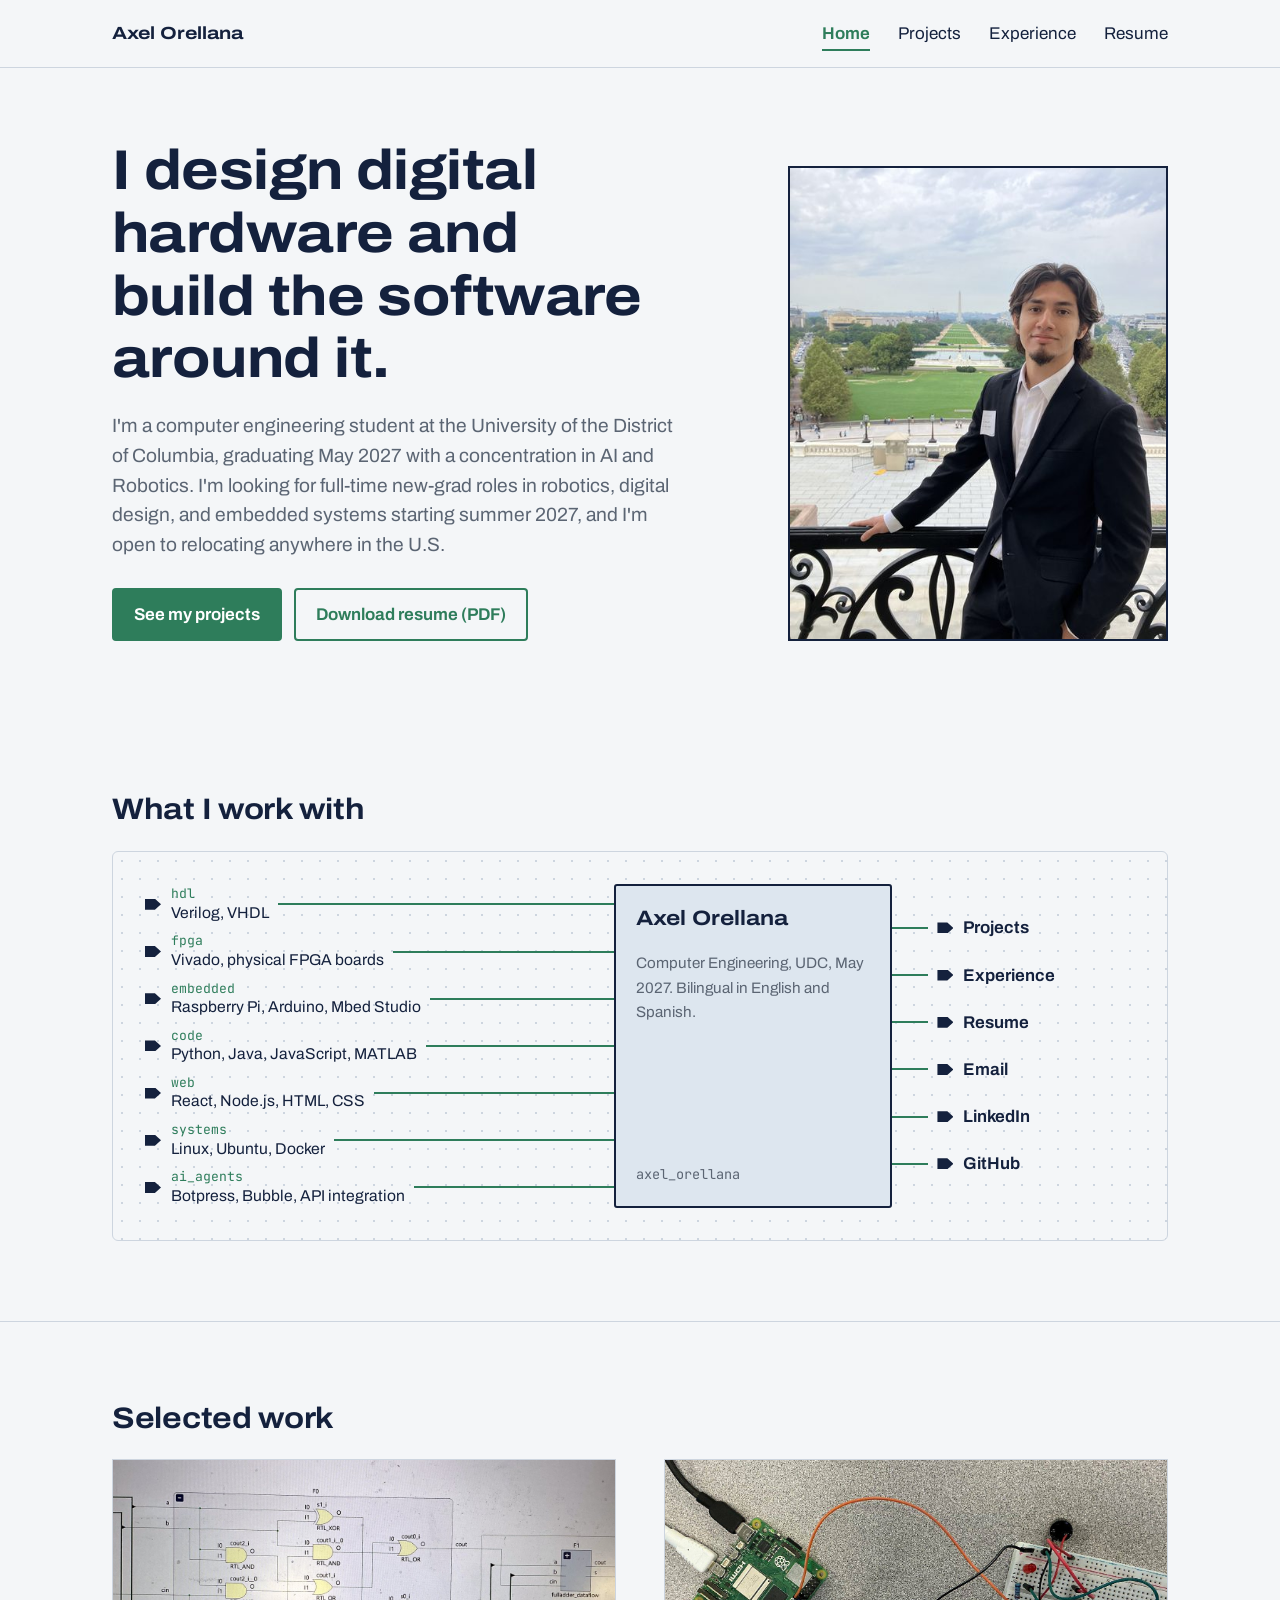
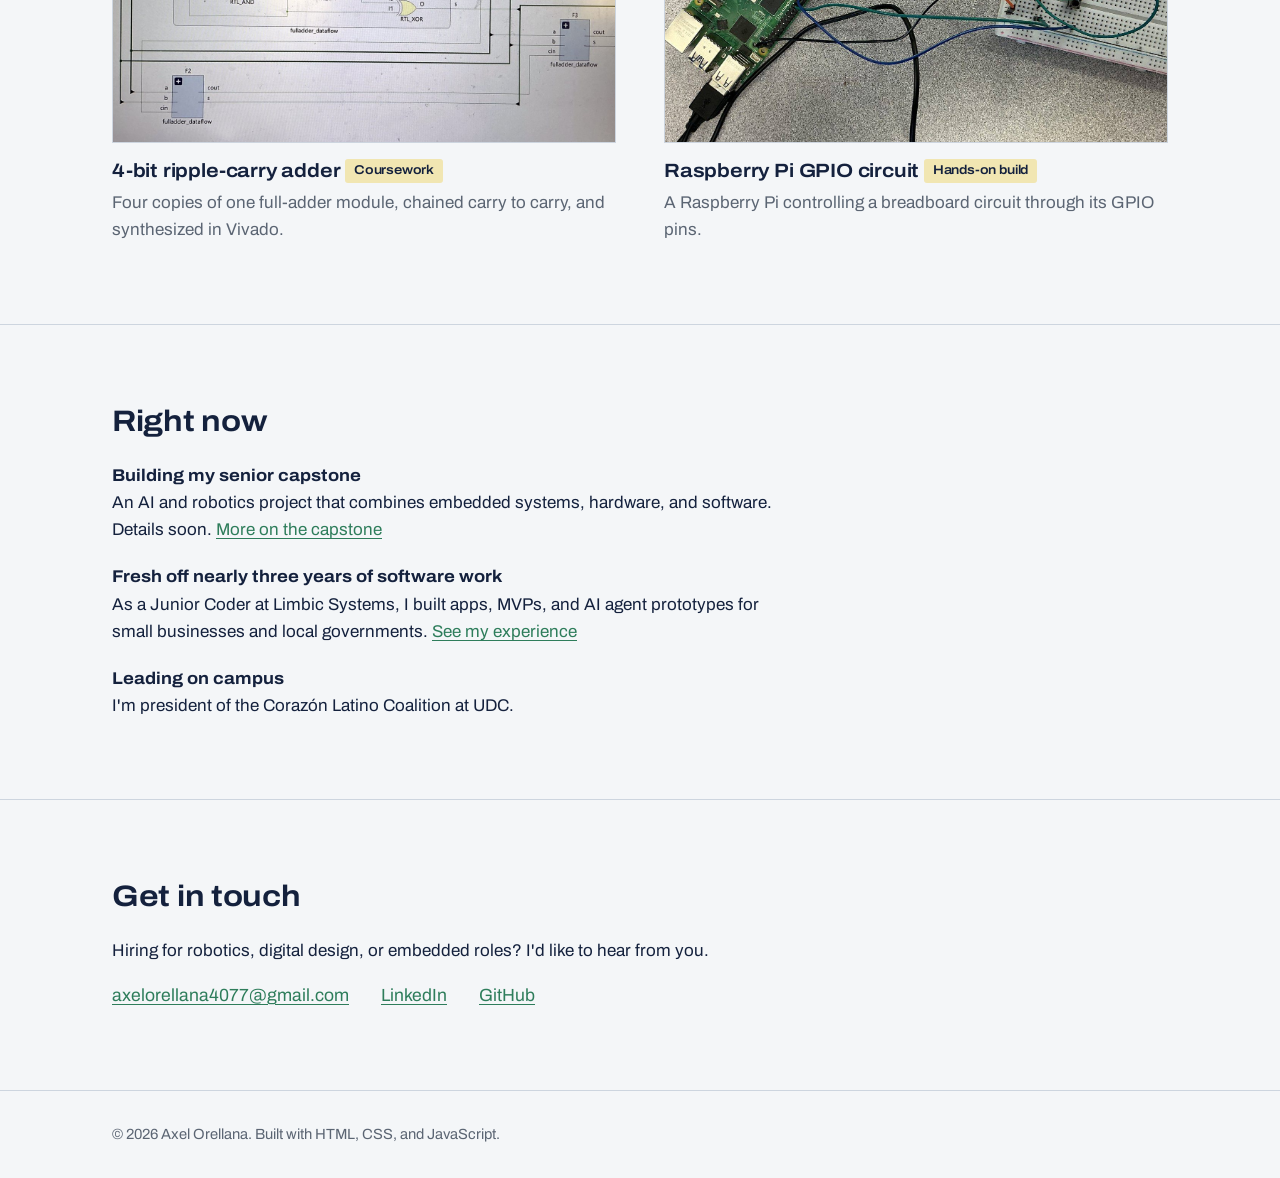
<file: index.html>
<!DOCTYPE html>
<html lang="en">
<head>
  <meta charset="UTF-8">
  <meta name="viewport" content="width=device-width, initial-scale=1">
  <title>Axel Orellana | Computer Engineering, Robotics and Digital Design</title>
  <meta name="description" content="Axel Orellana is a computer engineering student at UDC (May 2027) working in digital design, FPGAs, embedded systems, and AI agents. Seeking new-grad roles starting summer 2027.">
  <meta property="og:title" content="Axel Orellana">
  <meta property="og:description" content="Computer engineering student building digital hardware and the software around it.">
  <meta property="og:image" content="assets/img/og-image.jpg">
  <link rel="icon" href="assets/img/favicon.svg" type="image/svg+xml">
  <link rel="preload" href="assets/fonts/archivo-variable.woff2" as="font" type="font/woff2" crossorigin>
  <link rel="stylesheet" href="css/style.css">
</head>
<body>
  <a class="skip-link" href="#main">Skip to content</a>

  <header class="site-header">
    <div class="wrap header-inner">
      <a class="brand" href="index.html">Axel Orellana</a>
      <button class="nav-toggle" type="button" aria-expanded="false" aria-controls="site-nav">Menu</button>
      <nav id="site-nav" class="site-nav" aria-label="Main">
        <a href="index.html" aria-current="page">Home</a>
        <a href="projects.html">Projects</a>
        <a href="experience.html">Experience</a>
        <a href="assets/Axel_Orellana_Resume.pdf">Resume</a>
      </nav>
    </div>
  </header>

  <main id="main">
    <section class="hero">
      <div class="wrap hero-grid">
        <div>
          <h1>I design digital hardware and build the software around it.</h1>
          <p class="lead">
            I'm a computer engineering student at the University of the District of Columbia,
            graduating May 2027 with a concentration in AI and Robotics. I'm looking for
            full-time new-grad roles in robotics, digital design, and embedded systems starting
            summer 2027, and I'm open to relocating anywhere in the U.S.
          </p>
          <div class="button-row">
            <a class="button" href="projects.html">See my projects</a>
            <a class="button ghost" href="assets/Axel_Orellana_Resume.pdf">Download resume (PDF)</a>
          </div>
        </div>
        <figure class="hero-photo">
          <img src="assets/img/axel-orellana.jpg"
               srcset="assets/img/axel-orellana-sm.jpg 480w, assets/img/axel-orellana.jpg 900w"
               sizes="(min-width: 820px) 380px, 90vw"
               width="900" height="1125"
               alt="Axel Orellana in a dark suit on a balcony overlooking the National Mall and the Washington Monument">
        </figure>
      </div>
    </section>

    <section class="section" aria-labelledby="skills-title">
      <div class="wrap">
        <h2 id="skills-title">What I work with</h2>
        <figure class="module" aria-label="Skills drawn as a hardware module: skills are the inputs, links to the rest of the site are the outputs">
          <ul class="ports ports-in">
            <li class="port"><span class="port-text"><span class="sig">hdl</span><span class="val">Verilog, VHDL</span></span></li>
            <li class="port"><span class="port-text"><span class="sig">fpga</span><span class="val">Vivado, physical FPGA boards</span></span></li>
            <li class="port"><span class="port-text"><span class="sig">embedded</span><span class="val">Raspberry Pi, Arduino, Mbed Studio</span></span></li>
            <li class="port"><span class="port-text"><span class="sig">code</span><span class="val">Python, Java, JavaScript, MATLAB</span></span></li>
            <li class="port"><span class="port-text"><span class="sig">web</span><span class="val">React, Node.js, HTML, CSS</span></span></li>
            <li class="port"><span class="port-text"><span class="sig">systems</span><span class="val">Linux, Ubuntu, Docker</span></span></li>
            <li class="port"><span class="port-text"><span class="sig">ai_agents</span><span class="val">Botpress, Bubble, API integration</span></span></li>
          </ul>

          <div class="block">
            <div>
              <p class="block-title">Axel Orellana</p>
              <p class="block-note">Computer Engineering, UDC, May 2027. Bilingual in English and Spanish.</p>
            </div>
            <span class="block-name">axel_orellana</span>
          </div>

          <ul class="ports ports-out">
            <li class="port"><a href="projects.html">Projects</a></li>
            <li class="port"><a href="experience.html">Experience</a></li>
            <li class="port"><a href="assets/Axel_Orellana_Resume.pdf">Resume</a></li>
            <li class="port"><a href="mailto:axelorellana4077@gmail.com">Email</a></li>
            <li class="port"><a href="https://www.linkedin.com/in/axelorellana" rel="noopener">LinkedIn</a></li>
            <li class="port"><a href="https://github.com/Axel-Orellana-dev" rel="noopener">GitHub</a></li>
          </ul>
        </figure>
      </div>
    </section>

    <section class="section" aria-labelledby="work-title">
      <div class="wrap">
        <h2 id="work-title">Selected work</h2>
        <div class="work-grid">
          <article class="work">
            <figure>
              <img src="assets/img/ripple-carry-adder-schematic.jpg" width="1600" height="740" loading="lazy"
                   alt="Vivado RTL schematic of a 4-bit ripple-carry adder made of four full-adder blocks">
            </figure>
            <h3><a href="projects.html#ripple-carry-adder">4-bit ripple-carry adder</a> <span class="tag">Coursework</span></h3>
            <p>Four copies of one full-adder module, chained carry to carry, and synthesized in Vivado.</p>
          </article>
          <article class="work">
            <figure>
              <img src="assets/img/raspberry-pi-build.jpg" width="1600" height="791" loading="lazy"
                   alt="A Raspberry Pi wired to a breadboard circuit with an LED and a buzzer">
            </figure>
            <h3><a href="projects.html#raspberry-pi">Raspberry Pi GPIO circuit</a> <span class="tag">Hands-on build</span></h3>
            <p>A Raspberry Pi controlling a breadboard circuit through its GPIO pins.</p>
          </article>
        </div>
      </div>
    </section>

    <section class="section" aria-labelledby="now-title">
      <div class="wrap">
        <h2 id="now-title">Right now</h2>
        <ul class="now-list">
          <li>
            <strong>Building my senior capstone</strong>
            An AI and robotics project that combines embedded systems, hardware, and software.
            Details soon. <a href="projects.html#capstone">More on the capstone</a>
          </li>
          <li>
            <strong>Fresh off nearly three years of software work</strong>
            As a Junior Coder at Limbic Systems, I built apps, MVPs, and AI agent prototypes for small
            businesses and local governments. <a href="experience.html">See my experience</a>
          </li>
          <li>
            <strong>Leading on campus</strong>
            I'm president of the Corazón Latino Coalition at UDC.
          </li>
        </ul>
      </div>
    </section>

    <section class="section" aria-labelledby="contact-title">
      <div class="wrap">
        <h2 id="contact-title">Get in touch</h2>
        <p>Hiring for robotics, digital design, or embedded roles? I'd like to hear from you.</p>
        <ul class="contact-list">
          <li><a href="mailto:axelorellana4077@gmail.com">axelorellana4077@gmail.com</a></li>
          <li><a href="https://www.linkedin.com/in/axelorellana" rel="noopener">LinkedIn</a></li>
          <li><a href="https://github.com/Axel-Orellana-dev" rel="noopener">GitHub</a></li>
        </ul>
      </div>
    </section>
  </main>

  <footer class="site-footer">
    <div class="wrap">
      <p>&copy; <span class="js-year">2026</span> Axel Orellana. Built with HTML, CSS, and JavaScript.</p>
    </div>
  </footer>

  <script src="js/main.js"></script>
</body>
</html>
</file>
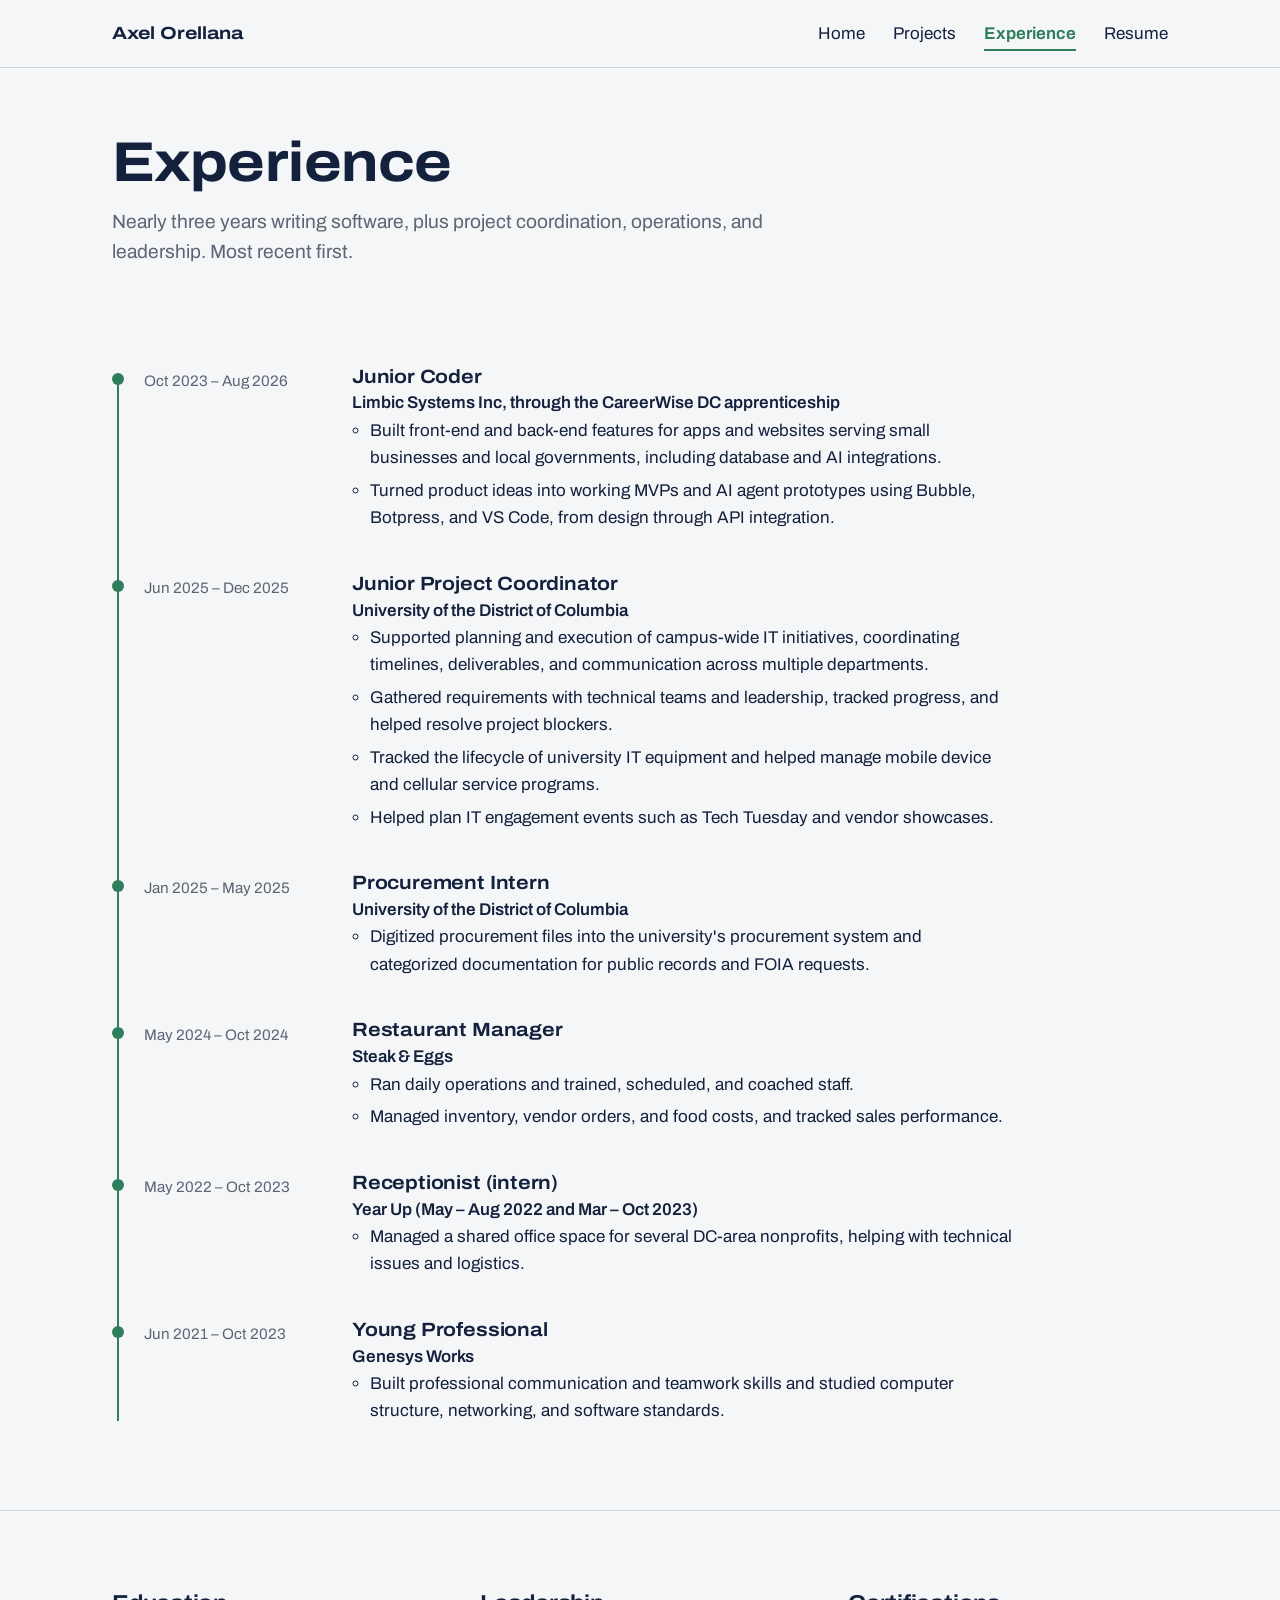
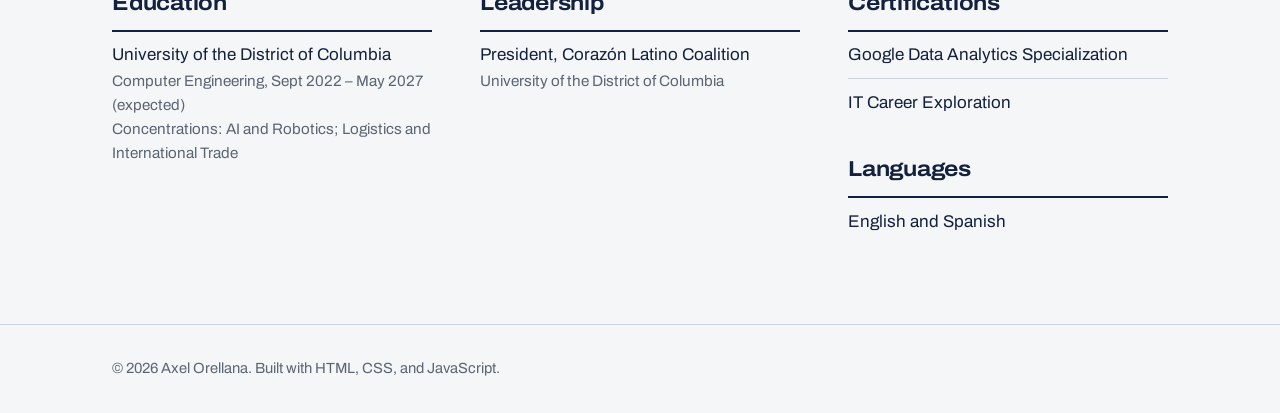
<file: experience.html>
<!DOCTYPE html>
<html lang="en">
<head>
  <meta charset="UTF-8">
  <meta name="viewport" content="width=device-width, initial-scale=1">
  <title>Experience | Axel Orellana</title>
  <meta name="description" content="Experience, education, leadership, and certifications for Axel Orellana, computer engineering student at UDC.">
  <link rel="icon" href="assets/img/favicon.svg" type="image/svg+xml">
  <link rel="preload" href="assets/fonts/archivo-variable.woff2" as="font" type="font/woff2" crossorigin>
  <link rel="stylesheet" href="css/style.css">
</head>
<body>
  <a class="skip-link" href="#main">Skip to content</a>

  <header class="site-header">
    <div class="wrap header-inner">
      <a class="brand" href="index.html">Axel Orellana</a>
      <button class="nav-toggle" type="button" aria-expanded="false" aria-controls="site-nav">Menu</button>
      <nav id="site-nav" class="site-nav" aria-label="Main">
        <a href="index.html">Home</a>
        <a href="projects.html">Projects</a>
        <a href="experience.html" aria-current="page">Experience</a>
        <a href="assets/Axel_Orellana_Resume.pdf">Resume</a>
      </nav>
    </div>
  </header>

  <main id="main">
    <div class="wrap page-head">
      <h1>Experience</h1>
      <p class="lead">
        Nearly three years writing software, plus project coordination, operations, and leadership.
        Most recent first.
      </p>
    </div>

    <section class="section" aria-labelledby="work-history">
      <div class="wrap">
        <h2 id="work-history" class="visually-hidden">Work history</h2>
        <ol class="timeline">
          <li>
            <p class="when">Oct 2023 – Aug 2026</p>
            <div class="entry">
              <h3 class="role">Junior Coder</h3>
              <p class="org">Limbic Systems Inc, through the CareerWise DC apprenticeship</p>
              <ul>
                <li>Built front-end and back-end features for apps and websites serving small businesses and local governments, including database and AI integrations.</li>
                <li>Turned product ideas into working MVPs and AI agent prototypes using Bubble, Botpress, and VS Code, from design through API integration.</li>
              </ul>
            </div>
          </li>
          <li>
            <p class="when">Jun 2025 – Dec 2025</p>
            <div class="entry">
              <h3 class="role">Junior Project Coordinator</h3>
              <p class="org">University of the District of Columbia</p>
              <ul>
                <li>Supported planning and execution of campus-wide IT initiatives, coordinating timelines, deliverables, and communication across multiple departments.</li>
                <li>Gathered requirements with technical teams and leadership, tracked progress, and helped resolve project blockers.</li>
                <li>Tracked the lifecycle of university IT equipment and helped manage mobile device and cellular service programs.</li>
                <li>Helped plan IT engagement events such as Tech Tuesday and vendor showcases.</li>
              </ul>
            </div>
          </li>
          <li>
            <p class="when">Jan 2025 – May 2025</p>
            <div class="entry">
              <h3 class="role">Procurement Intern</h3>
              <p class="org">University of the District of Columbia</p>
              <ul>
                <li>Digitized procurement files into the university's procurement system and categorized documentation for public records and FOIA requests.</li>
              </ul>
            </div>
          </li>
          <li>
            <p class="when">May 2024 – Oct 2024</p>
            <div class="entry">
              <h3 class="role">Restaurant Manager</h3>
              <p class="org">Steak &amp; Eggs</p>
              <ul>
                <li>Ran daily operations and trained, scheduled, and coached staff.</li>
                <li>Managed inventory, vendor orders, and food costs, and tracked sales performance.</li>
              </ul>
            </div>
          </li>
          <li>
            <p class="when">May 2022 – Oct 2023</p>
            <div class="entry">
              <h3 class="role">Receptionist (intern)</h3>
              <p class="org">Year Up (May – Aug 2022 and Mar – Oct 2023)</p>
              <ul>
                <li>Managed a shared office space for several DC-area nonprofits, helping with technical issues and logistics.</li>
              </ul>
            </div>
          </li>
          <li>
            <p class="when">Jun 2021 – Oct 2023</p>
            <div class="entry">
              <h3 class="role">Young Professional</h3>
              <p class="org">Genesys Works</p>
              <ul>
                <li>Built professional communication and teamwork skills and studied computer structure, networking, and software standards.</li>
              </ul>
            </div>
          </li>
        </ol>
      </div>
    </section>

    <section class="section">
      <div class="wrap split">
        <div>
          <h2>Education</h2>
          <ul class="plain-list">
            <li>University of the District of Columbia
              <span>Computer Engineering, Sept 2022 – May 2027 (expected)</span>
              <span>Concentrations: AI and Robotics; Logistics and International Trade</span>
            </li>
          </ul>
        </div>
        <div>
          <h2>Leadership</h2>
          <ul class="plain-list">
            <li>President, Corazón Latino Coalition
              <span>University of the District of Columbia</span>
            </li>
          </ul>
        </div>
        <div>
          <h2>Certifications</h2>
          <ul class="plain-list">
            <li>Google Data Analytics Specialization</li>
            <li>IT Career Exploration</li>
          </ul>
          <h2 class="spaced">Languages</h2>
          <ul class="plain-list">
            <li>English and Spanish</li>
          </ul>
        </div>
      </div>
    </section>
  </main>

  <footer class="site-footer">
    <div class="wrap">
      <p>&copy; <span class="js-year">2026</span> Axel Orellana. Built with HTML, CSS, and JavaScript.</p>
    </div>
  </footer>

  <script src="js/main.js"></script>
</body>
</html>
</file>
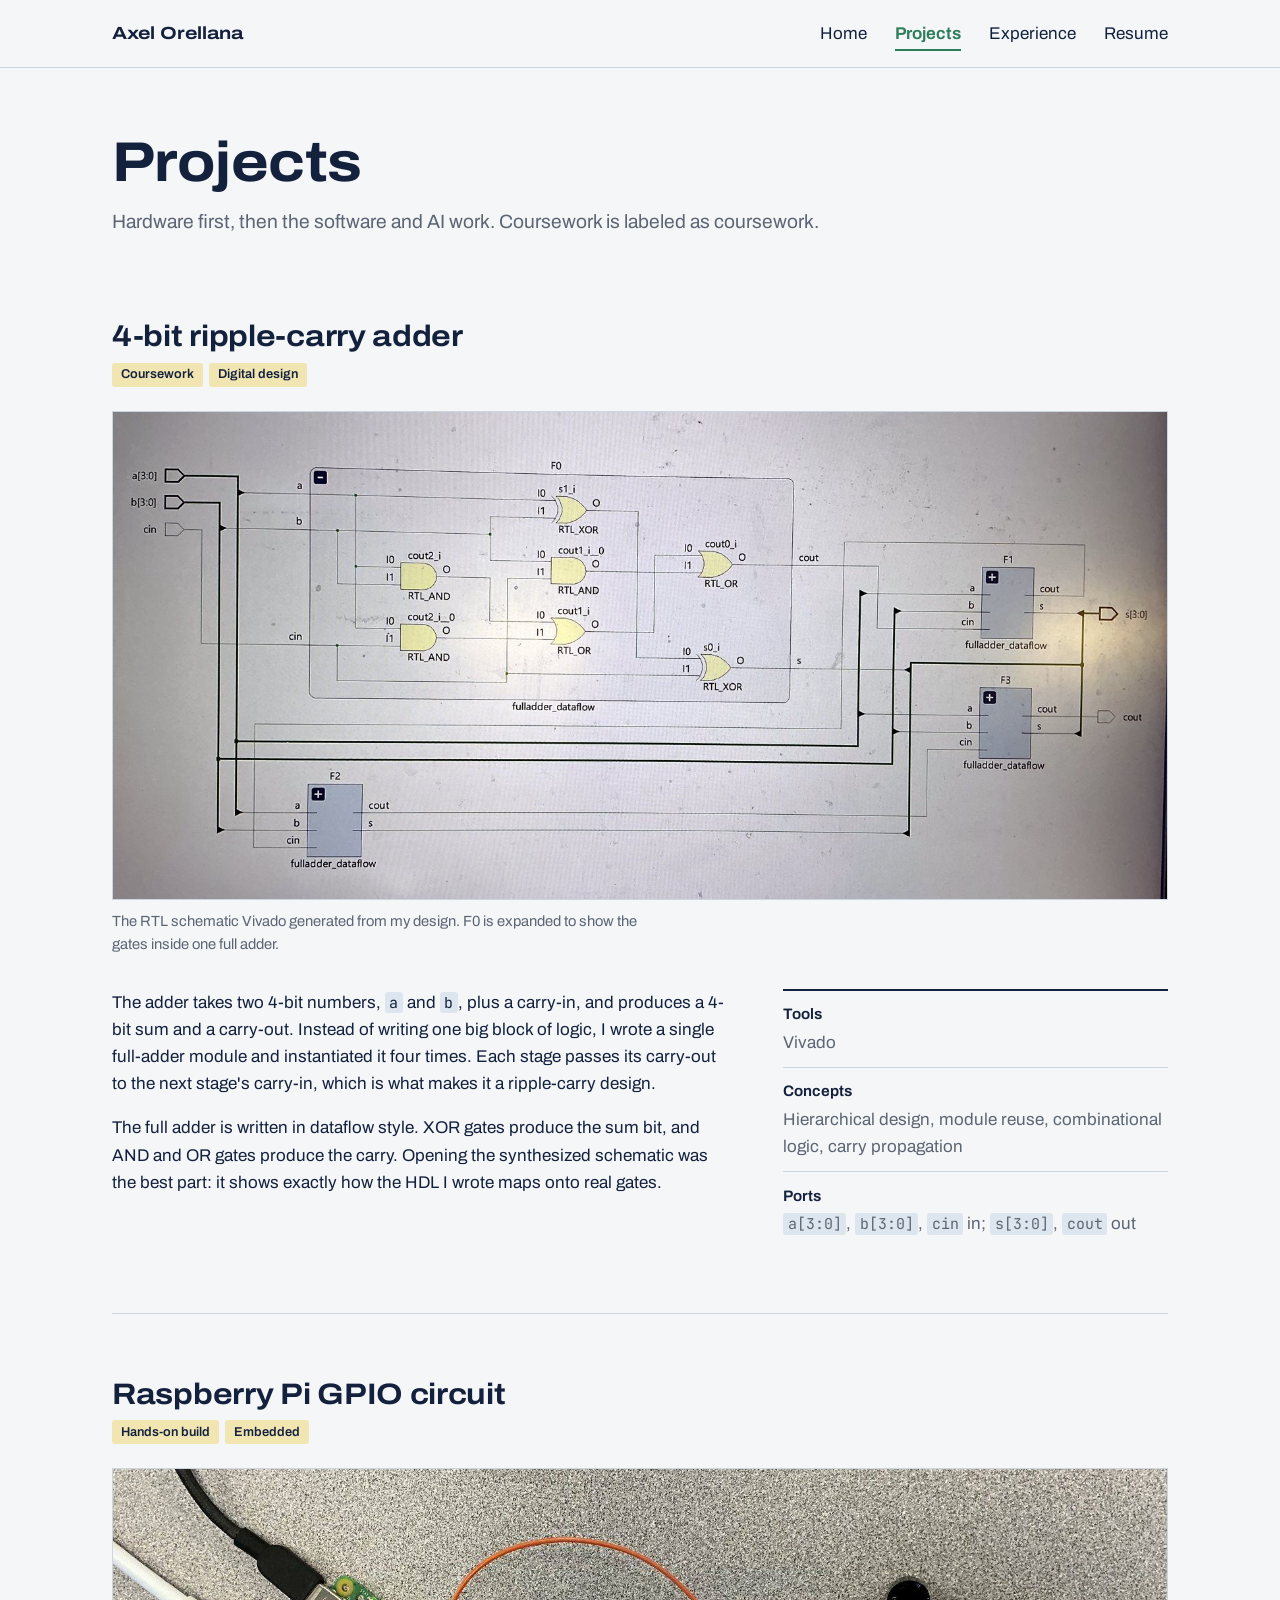
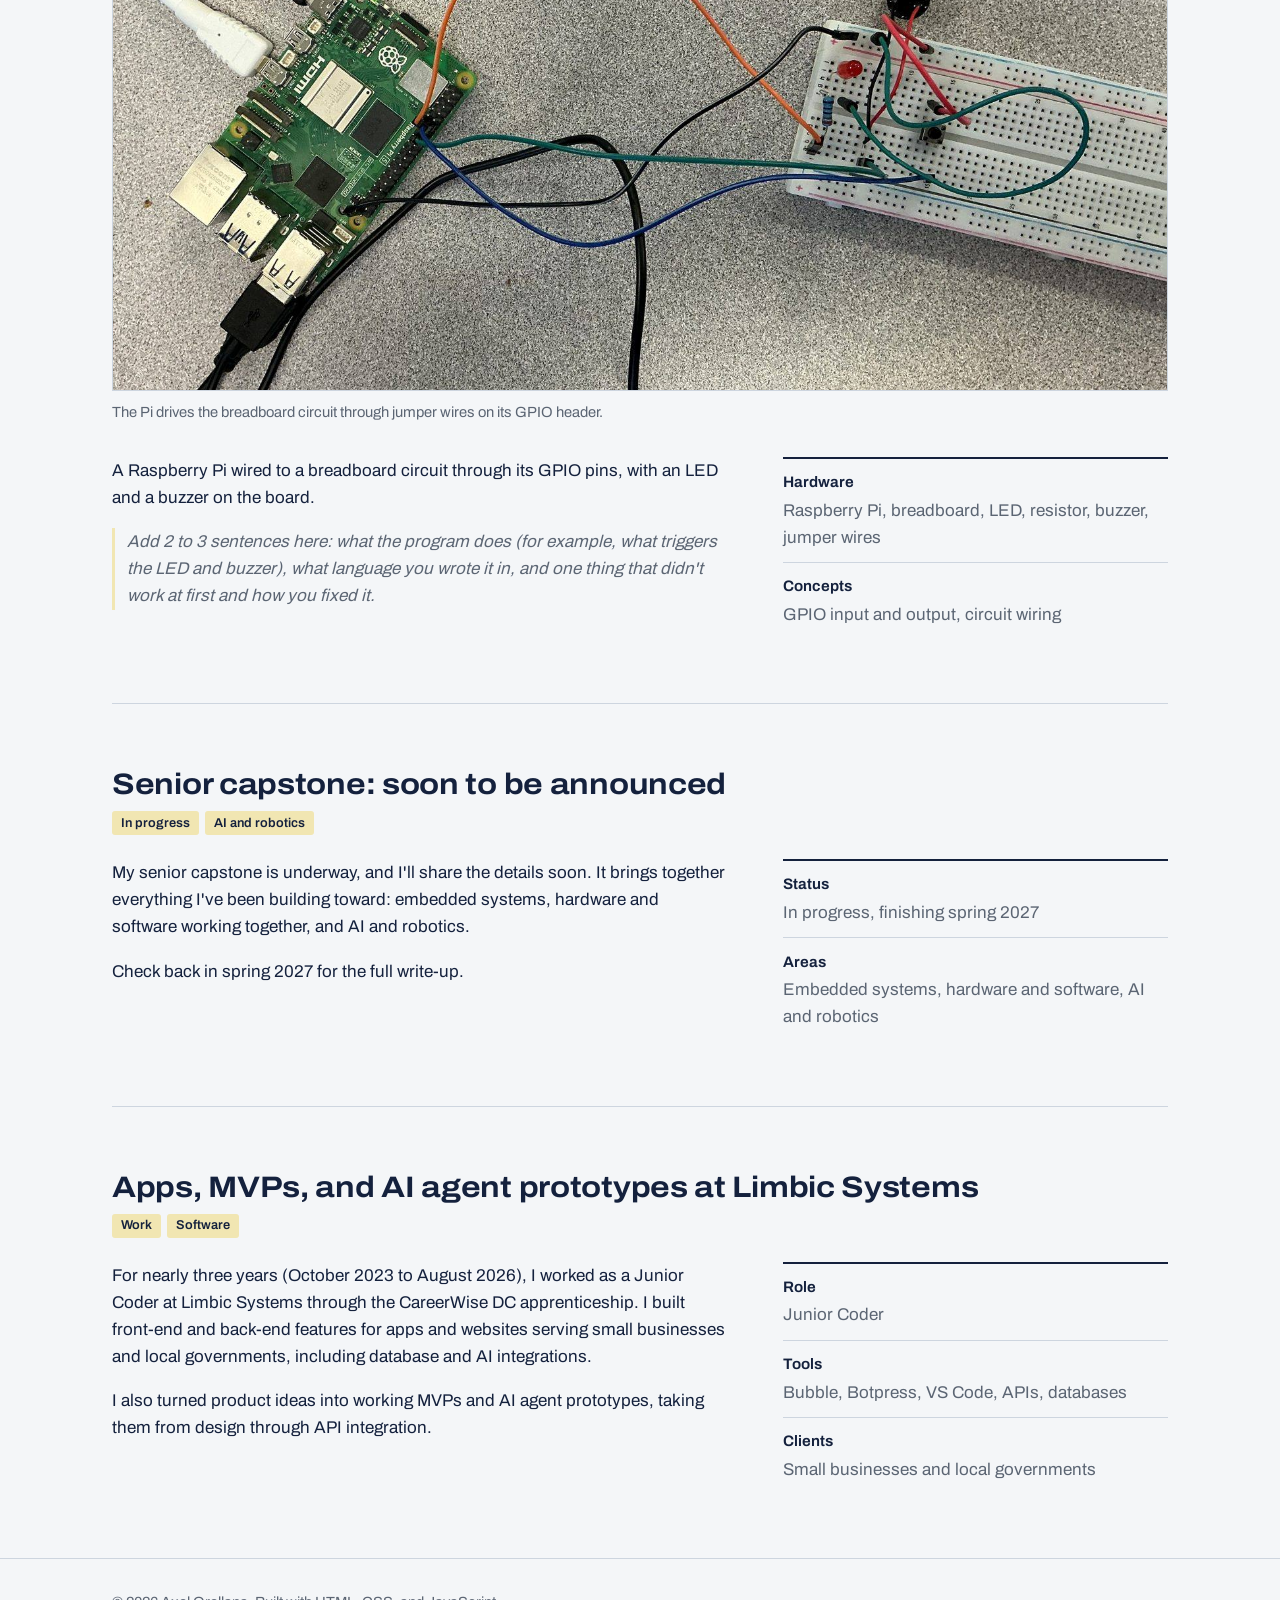
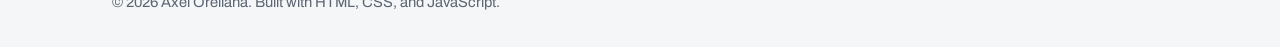
<file: projects.html>
<!DOCTYPE html>
<html lang="en">
<head>
  <meta charset="UTF-8">
  <meta name="viewport" content="width=device-width, initial-scale=1">
  <title>Projects | Axel Orellana</title>
  <meta name="description" content="Projects by Axel Orellana: digital design in Vivado, Raspberry Pi hardware, AI agent prototypes, and an upcoming AI and robotics capstone.">
  <link rel="icon" href="assets/img/favicon.svg" type="image/svg+xml">
  <link rel="preload" href="assets/fonts/archivo-variable.woff2" as="font" type="font/woff2" crossorigin>
  <link rel="stylesheet" href="css/style.css">
</head>
<body>
  <a class="skip-link" href="#main">Skip to content</a>

  <header class="site-header">
    <div class="wrap header-inner">
      <a class="brand" href="index.html">Axel Orellana</a>
      <button class="nav-toggle" type="button" aria-expanded="false" aria-controls="site-nav">Menu</button>
      <nav id="site-nav" class="site-nav" aria-label="Main">
        <a href="index.html">Home</a>
        <a href="projects.html" aria-current="page">Projects</a>
        <a href="experience.html">Experience</a>
        <a href="assets/Axel_Orellana_Resume.pdf">Resume</a>
      </nav>
    </div>
  </header>

  <main id="main">
    <div class="wrap page-head">
      <h1>Projects</h1>
      <p class="lead">Hardware first, then the software and AI work. Coursework is labeled as coursework.</p>
    </div>

    <div class="wrap">

      <!-- ============ Project: ripple-carry adder ============ -->
      <article class="project" id="ripple-carry-adder">
        <header class="project-head">
          <h2>4-bit ripple-carry adder</h2>
          <div class="tags"><span class="tag">Coursework</span><span class="tag">Digital design</span></div>
        </header>

        <figure class="figure">
          <img src="assets/img/ripple-carry-adder-schematic.jpg" width="1600" height="740" loading="lazy"
               alt="Vivado RTL schematic. Inputs a[3:0], b[3:0], and cin feed four full-adder blocks labeled F0 to F3. F0 is expanded to show its XOR, AND, and OR gates. Outputs are s[3:0] and cout.">
          <figcaption>The RTL schematic Vivado generated from my design. F0 is expanded to show the gates inside one full adder.</figcaption>
        </figure>

        <div class="project-body">
          <div>
            <p>
              The adder takes two 4-bit numbers, <code>a</code> and <code>b</code>, plus a carry-in, and
              produces a 4-bit sum and a carry-out. Instead of writing one big block of logic, I wrote a single
              full-adder module and instantiated it four times. Each stage passes its carry-out to the next
              stage's carry-in, which is what makes it a ripple-carry design.
            </p>
            <p>
              The full adder is written in dataflow style. XOR gates produce the sum bit, and AND and OR gates
              produce the carry. Opening the synthesized schematic was the best part: it shows exactly how the
              HDL I wrote maps onto real gates.
            </p>
            <!-- TODO: add 1 to 2 sentences on how you tested it (testbench, simulation waveform, or running it on the board). -->
          </div>
          <dl class="facts">
            <div><dt>Tools</dt><dd>Vivado <!-- TODO: add Verilog or VHDL, whichever you used --></dd></div>
            <div><dt>Concepts</dt><dd>Hierarchical design, module reuse, combinational logic, carry propagation</dd></div>
            <div><dt>Ports</dt><dd><code>a[3:0]</code>, <code>b[3:0]</code>, <code>cin</code> in; <code>s[3:0]</code>, <code>cout</code> out</dd></div>
            <!-- TODO: link the code once it's on GitHub:
            <div><dt>Code</dt><dd><a href="https://github.com/Axel-Orellana-dev/REPO">View on GitHub</a></dd></div> -->
          </dl>
        </div>
      </article>

      <!-- ============ Project: Raspberry Pi ============ -->
      <article class="project" id="raspberry-pi">
        <header class="project-head">
          <h2>Raspberry Pi GPIO circuit</h2>
          <div class="tags"><span class="tag">Hands-on build</span><span class="tag">Embedded</span></div>
        </header>

        <figure class="figure">
          <img src="assets/img/raspberry-pi-build.jpg" width="1600" height="791" loading="lazy"
               alt="A Raspberry Pi connected by jumper wires from its GPIO header to a breadboard holding an LED, a resistor, and a buzzer">
          <figcaption>The Pi drives the breadboard circuit through jumper wires on its GPIO header.</figcaption>
        </figure>

        <div class="project-body">
          <div>
            <p>
              A Raspberry Pi wired to a breadboard circuit through its GPIO pins, with an LED and a buzzer
              on the board.
            </p>
            <p class="todo">
              Add 2 to 3 sentences here: what the program does (for example, what triggers the LED and buzzer),
              what language you wrote it in, and one thing that didn't work at first and how you fixed it.
            </p>
          </div>
          <dl class="facts">
            <div><dt>Hardware</dt><dd>Raspberry Pi, breadboard, LED, resistor, buzzer, jumper wires</dd></div>
            <div><dt>Concepts</dt><dd>GPIO input and output, circuit wiring</dd></div>
            <!-- TODO: add Language (likely Python) and a Code link once confirmed -->
          </dl>
        </div>
      </article>

      <!-- ============ Project: capstone ============ -->
      <article class="project" id="capstone">
        <header class="project-head">
          <h2>Senior capstone: soon to be announced</h2>
          <div class="tags"><span class="tag">In progress</span><span class="tag">AI and robotics</span></div>
        </header>

        <div class="project-body">
          <div>
            <p>
              My senior capstone is underway, and I'll share the details soon. It brings together
              everything I've been building toward: embedded systems, hardware and software working
              together, and AI and robotics.
            </p>
            <p>Check back in spring 2027 for the full write-up.</p>
          </div>
          <dl class="facts">
            <div><dt>Status</dt><dd>In progress, finishing spring 2027</dd></div>
            <div><dt>Areas</dt><dd>Embedded systems, hardware and software, AI and robotics</dd></div>
          </dl>
        </div>
      </article>

      <!-- ============ Project: Limbic Systems ============ -->
      <article class="project" id="limbic">
        <header class="project-head">
          <h2>Apps, MVPs, and AI agent prototypes at Limbic Systems</h2>
          <div class="tags"><span class="tag">Work</span><span class="tag">Software</span></div>
        </header>

        <div class="project-body">
          <div>
            <p>
              For nearly three years (October 2023 to August 2026), I worked as a Junior Coder at Limbic Systems
              through the CareerWise DC apprenticeship. I built front-end and back-end features for apps and
              websites serving small businesses and local governments, including database and AI integrations.
            </p>
            <p>
              I also turned product ideas into working MVPs and AI agent prototypes, taking them from design
              through API integration.
            </p>
            <!-- TODO: add one non-confidential example (what an agent did, who it helped) with no client names. -->
          </div>
          <dl class="facts">
            <div><dt>Role</dt><dd>Junior Coder</dd></div>
            <div><dt>Tools</dt><dd>Bubble, Botpress, VS Code, APIs, databases</dd></div>
            <div><dt>Clients</dt><dd>Small businesses and local governments</dd></div>
          </dl>
        </div>
      </article>

      <!--
        TEMPLATE: copy this block to add a project. Label coursework as coursework.

      <article class="project" id="short-id">
        <header class="project-head">
          <h2>Project name</h2>
          <div class="tags"><span class="tag">Coursework</span></div>
        </header>
        <figure class="figure">
          <img src="assets/img/your-image.jpg" width="1600" height="900" loading="lazy" alt="Describe what the image shows">
          <figcaption>One sentence about the image.</figcaption>
        </figure>
        <div class="project-body">
          <div><p>The problem, what you built, and what you learned.</p></div>
          <dl class="facts">
            <div><dt>Tools</dt><dd>...</dd></div>
            <div><dt>Code</dt><dd><a href="https://github.com/Axel-Orellana-dev/REPO">View on GitHub</a></dd></div>
          </dl>
        </div>
      </article>
      -->
    </div>
  </main>

  <footer class="site-footer">
    <div class="wrap">
      <p>&copy; <span class="js-year">2026</span> Axel Orellana. Built with HTML, CSS, and JavaScript.</p>
    </div>
  </footer>

  <script src="js/main.js"></script>
</body>
</html>
</file>
<file: css/style.css>
/* =========================================================
   Axel Orellana — personal site
   Visual idea: an RTL schematic. Navy ink on cool paper,
   green nets, pale gate-yellow highlights.
   ========================================================= */

/* ---------- Fonts (self-hosted, SIL Open Font License) ---------- */
@font-face {
  font-family: "Archivo";
  src: url("../assets/fonts/archivo-variable.woff2") format("woff2-variations"),
       url("../assets/fonts/archivo-variable.woff2") format("woff2");
  font-weight: 100 900;
  font-stretch: 62% 125%;
  font-display: swap;
}
@font-face {
  font-family: "JetBrains Mono";
  src: url("../assets/fonts/jetbrains-mono.woff2") format("woff2");
  font-weight: 400;
  font-display: swap;
}

/* ---------- Design tokens ---------- */
:root {
  --paper: #f4f6f8;   /* schematic canvas */
  --ink:   #14213d;   /* main text, block outlines */
  --net:   #2e7d5b;   /* wires, links, accents */
  --gate:  #f1e6b2;   /* tags and highlights */
  --slate: #5b6573;   /* secondary text */
  --rule:  #cdd5df;   /* thin lines */
  --block: #dde6ef;   /* module fill */
  --on-net: #ffffff;

  --sans: "Archivo", system-ui, -apple-system, "Segoe UI", Roboto, sans-serif;
  --mono: "JetBrains Mono", ui-monospace, SFMono-Regular, Menlo, Consolas, monospace;

  --wide: 1120px;
  --measure: 66ch;
  --gutter: clamp(1rem, 4vw, 2rem);
}

@media (prefers-color-scheme: dark) {
  :root {
    --paper: #0e1726;
    --ink:   #e6ecf3;
    --net:   #63c792;
    --gate:  #4a4423;
    --slate: #9aa8b8;
    --rule:  #26344a;
    --block: #1a2840;
    --on-net: #0e1726;
  }
}

/* ---------- Base ---------- */
*, *::before, *::after { box-sizing: border-box; }

html { -webkit-text-size-adjust: 100%; }

body {
  margin: 0;
  background: var(--paper);
  color: var(--ink);
  font-family: var(--sans);
  font-size: 1.0625rem;     /* 17px */
  line-height: 1.6;
  font-stretch: 100%;
}

img { display: block; max-width: 100%; height: auto; }

a { color: var(--net); text-underline-offset: 0.18em; text-decoration-thickness: 1px; }
a:hover { text-decoration-thickness: 2px; }

:focus-visible {
  outline: 3px solid var(--net);
  outline-offset: 3px;
  border-radius: 2px;
}

h1, h2, h3 {
  margin: 0;
  font-stretch: 112%;
  line-height: 1.12;
  letter-spacing: -0.01em;
}
h1 { font-size: clamp(2.1rem, 5.2vw, 3.5rem); font-weight: 720; }
h2 { font-size: clamp(1.45rem, 2.6vw, 1.85rem); font-weight: 680; }
h3 { font-size: 1.2rem; font-weight: 650; }

p { margin: 0 0 1em; max-width: var(--measure); }

.wrap {
  max-width: var(--wide);
  margin: 0 auto;
  padding: 0 var(--gutter);
}

.skip-link {
  position: absolute;
  left: -999px;
  top: 0.5rem;
  z-index: 20;
  background: var(--ink);
  color: var(--paper);
  padding: 0.5rem 1rem;
}
.skip-link:focus { left: 0.5rem; }

/* ---------- Header ---------- */
.site-header {
  border-bottom: 1px solid var(--rule);
}
.header-inner {
  display: flex;
  align-items: center;
  justify-content: space-between;
  flex-wrap: wrap;
  gap: 0.5rem 1.5rem;
  padding-block: 1rem;
}
.brand {
  color: var(--ink);
  text-decoration: none;
  font-weight: 700;
  font-stretch: 118%;
  font-size: 1.1rem;
}
.nav-toggle {
  font: inherit;
  font-size: 0.95rem;
  color: var(--ink);
  background: none;
  border: 1px solid var(--rule);
  border-radius: 4px;
  padding: 0.3rem 0.8rem;
  cursor: pointer;
}
.site-nav {
  display: none;
  flex-basis: 100%;
  flex-direction: column;
}
.site-nav.is-open { display: flex; }
.site-nav a {
  color: var(--ink);
  text-decoration: none;
  padding: 0.55rem 0;
  border-top: 1px solid var(--rule);
}
.site-nav a[aria-current="page"] {
  color: var(--net);
  font-weight: 650;
}

@media (min-width: 720px) {
  .nav-toggle { display: none; }
  .site-nav {
    display: flex;
    flex-basis: auto;
    flex-direction: row;
    gap: 1.75rem;
  }
  .site-nav a { border-top: 0; padding: 0.25rem 0; }
  .site-nav a[aria-current="page"] {
    box-shadow: inset 0 -2px 0 var(--net);
  }
}

/* ---------- Page sections ---------- */
main { display: block; }

.section { padding-block: clamp(3rem, 7vw, 5rem); }
.section + .section { border-top: 1px solid var(--rule); }
.section > .wrap > h2 { margin-bottom: 1.5rem; }

.page-head { padding-block: clamp(2.5rem, 6vw, 4rem) 0; }
.page-head h1 { margin-bottom: 0.75rem; }

.lead {
  font-size: 1.2rem;
  line-height: 1.55;
  color: var(--slate);
}

/* ---------- Hero ---------- */
.hero { padding-block: clamp(2.5rem, 6vw, 4.5rem); }
.hero-grid {
  display: grid;
  gap: 2rem;
  align-items: end;
}
.hero h1 { margin-bottom: 1.25rem; max-width: 20ch; text-wrap: balance; }
.hero .lead { max-width: 52ch; }

.hero-photo {
  margin: 0;
  max-width: 380px;
}
.hero-photo img {
  width: 100%;
  aspect-ratio: 4 / 5;
  object-fit: cover;
  border: 2px solid var(--ink);
}

.button-row { display: flex; flex-wrap: wrap; gap: 0.75rem; margin-top: 1.75rem; }
.button {
  display: inline-block;
  padding: 0.7rem 1.25rem;
  font-weight: 650;
  text-decoration: none;
  border: 2px solid var(--net);
  border-radius: 4px;
  background: var(--net);
  color: var(--on-net);
}
.button:hover { filter: brightness(1.08); }
.button.ghost { background: transparent; color: var(--net); }

@media (min-width: 820px) {
  .hero-grid { grid-template-columns: minmax(0, 1.5fr) minmax(0, 1fr); gap: 3.5rem; }
  .hero-photo { justify-self: end; width: 100%; }
}

/* =========================================================
   The module: skills in, site links out.
   This is the one loud element on the site.
   ========================================================= */
.module {
  margin: 0;
  padding: clamp(1.25rem, 3vw, 2rem);
  border: 1px solid var(--rule);
  border-radius: 6px;
  background-color: var(--paper);
  background-image: radial-gradient(var(--rule) 1px, transparent 1px);
  background-size: 18px 18px;
  display: grid;
  gap: 0;
}

.ports {
  list-style: none;
  margin: 0;
  padding: 0;
  display: grid;
  gap: 0.35rem;
  align-content: center;
}

.port {
  display: flex;
  align-items: center;
  gap: 0.6rem;
  min-height: 2.6rem;
}

/* Vivado-style port symbol: a small filled pentagon */
.port::before {
  content: "";
  flex: none;
  width: 16px;
  height: 11px;
  background: var(--ink);
  clip-path: polygon(0 0, 62% 0, 100% 50%, 62% 100%, 0 100%);
}

.port-text {
  display: flex;
  flex-direction: column;
  line-height: 1.25;
  flex: none;
  max-width: 62%;
}
.sig {
  font-family: var(--mono);
  font-size: 0.82rem;
  color: var(--net);
}
.val { font-size: 0.98rem; }

/* the wire that runs into or out of the block */
.port::after {
  content: "";
  flex: 1 1 1.5rem;
  min-width: 1.5rem;
  height: 2px;
  background: var(--net);
}

.block {
  border: 2px solid var(--ink);
  background: var(--block);
  border-radius: 3px;
  padding: 1.25rem;
  display: flex;
  flex-direction: column;
  justify-content: space-between;
  gap: 1rem;
  margin-block: 0.75rem;
}
.block-title {
  font-weight: 700;
  font-stretch: 115%;
  font-size: 1.3rem;
  line-height: 1.2;
}
.block-note { margin: 0; color: var(--slate); font-size: 0.95rem; }
.block-name {
  font-family: var(--mono);
  font-size: 0.85rem;
  color: var(--slate);
}

/* outputs: wire first, then symbol, then link */
.ports-out .port::after { order: -1; flex: 0 0 1.5rem; }
.ports-out .port a {
  font-weight: 650;
  text-decoration: none;
  color: var(--ink);
}
.ports-out .port a:hover,
.ports-out .port a:focus-visible { color: var(--net); text-decoration: underline; }

/* Phones: stack the module and join wires with vertical buses */
@media (max-width: 899px) {
  .ports-in { border-right: 2px solid var(--net); padding-bottom: 0.75rem; }
  .ports-out { border-left: 2px solid var(--net); padding-top: 0.75rem; }
  .block { margin-block: 0; }
  .ports-out .port::after { flex-basis: 1rem; min-width: 1rem; }
}

@media (min-width: 900px) {
  .module {
    grid-template-columns: minmax(0, 1.35fr) minmax(200px, 0.8fr) minmax(0, 0.7fr);
    align-items: stretch;
  }
  .block { margin-block: 0; }
  /* inputs: symbol, text, wire to the block edge */
  .ports-in .port-text { max-width: none; }
  .ports-out .port::after { flex: 0 0 2.25rem; }
}

/* ---------- Selected work (home) ---------- */
.work-grid {
  display: grid;
  gap: 2.5rem;
}
@media (min-width: 820px) {
  .work-grid { grid-template-columns: 1fr 1fr; gap: 2.5rem 3rem; }
}
.work figure { margin: 0 0 1rem; }
.work img {
  width: 100%;
  aspect-ratio: 16 / 9;
  object-fit: cover;
  border: 1px solid var(--rule);
}
.work h3 { margin-bottom: 0.4rem; }
.work h3 a { color: var(--ink); text-decoration: none; }
.work h3 a:hover { color: var(--net); text-decoration: underline; }
.work p { color: var(--slate); margin-bottom: 0; }

.now-list {
  list-style: none;
  padding: 0;
  margin: 0;
  display: grid;
  gap: 1.25rem;
  max-width: var(--measure);
}
.now-list strong { display: block; font-stretch: 108%; }

/* ---------- Tags ---------- */
.tag {
  display: inline-block;
  font-size: 0.8rem;
  font-weight: 600;
  line-height: 1;
  padding: 0.35rem 0.55rem;
  border-radius: 3px;
  background: var(--gate);
  color: var(--ink);
  vertical-align: 0.2em;
  white-space: nowrap;
}

/* ---------- Project case studies ---------- */
.project {
  padding-block: clamp(2.5rem, 6vw, 4rem);
  border-top: 1px solid var(--rule);
}
.project:first-of-type { border-top: 0; }
.project-head { margin-bottom: 1.5rem; }
.project-head h2 { margin-bottom: 0.6rem; }
.project-head .tags { display: flex; flex-wrap: wrap; gap: 0.4rem; }

.figure { margin: 0 0 2rem; }
.figure img { width: 100%; border: 1px solid var(--rule); background: #fff; }
.figure figcaption {
  margin-top: 0.6rem;
  font-size: 0.92rem;
  color: var(--slate);
  max-width: var(--measure);
}

.project-body {
  display: grid;
  gap: 2rem;
}
@media (min-width: 900px) {
  .project-body { grid-template-columns: minmax(0, 1.6fr) minmax(0, 1fr); gap: 3.5rem; }
}

.facts { margin: 0; }
.facts div { padding-block: 0.7rem; border-top: 1px solid var(--rule); }
.facts div:first-child { border-top: 2px solid var(--ink); }
.facts dt { font-weight: 650; font-size: 0.95rem; }
.facts dd { margin: 0.15rem 0 0; color: var(--slate); }

.todo {
  border-left: 3px solid var(--gate);
  padding-left: 0.75rem;
  color: var(--slate);
  font-style: italic;
}

/* ---------- Experience timeline (a net with junctions) ---------- */
.timeline {
  list-style: none;
  margin: 0;
  padding: 0;
  position: relative;
}
.timeline::before {
  content: "";
  position: absolute;
  left: 5px;
  top: 0.6rem;
  bottom: 0.6rem;
  width: 2px;
  background: var(--net);
}
.timeline > li {
  position: relative;
  padding-left: 2rem;
  padding-bottom: 2.25rem;
}
.timeline > li:last-child { padding-bottom: 0; }
.timeline > li::before {
  content: "";
  position: absolute;
  left: 0;
  top: 0.45rem;
  width: 12px;
  height: 12px;
  border-radius: 50%;
  background: var(--net);
}
.role { font-size: 1.2rem; }
.org { font-weight: 600; margin: 0.15rem 0 0; }
.when { color: var(--slate); font-size: 0.95rem; margin: 0 0 0.6rem; }
.timeline ul { margin: 0; padding-left: 1.1rem; max-width: var(--measure); }
.timeline ul li { margin-bottom: 0.35rem; }

@media (min-width: 820px) {
  .timeline > li {
    display: grid;
    grid-template-columns: 11rem minmax(0, 1fr);
    column-gap: 2rem;
  }
  .timeline .when { grid-column: 1; grid-row: 1 / span 3; margin: 0.2rem 0 0; }
  .timeline .entry { grid-column: 2; }
}

.split {
  display: grid;
  gap: 2.5rem;
}
@media (min-width: 820px) {
  .split { grid-template-columns: repeat(3, minmax(0, 1fr)); gap: 3rem; }
}
.split h2 { font-size: 1.35rem; margin-bottom: 0.9rem; }
.plain-list { list-style: none; padding: 0; margin: 0; }
.plain-list li { padding-block: 0.6rem; border-top: 1px solid var(--rule); }
.plain-list li:first-child { border-top: 2px solid var(--ink); }
.plain-list span { display: block; color: var(--slate); font-size: 0.95rem; }

/* ---------- Contact ---------- */
.contact-list {
  list-style: none;
  padding: 0;
  margin: 0;
  display: flex;
  flex-wrap: wrap;
  gap: 0.75rem 2rem;
  font-size: 1.1rem;
}

/* ---------- Footer ---------- */
.site-footer {
  border-top: 1px solid var(--rule);
  padding-block: 2rem;
  color: var(--slate);
  font-size: 0.92rem;
}
.site-footer p { margin: 0; }

@media (prefers-reduced-motion: reduce) {
  * { scroll-behavior: auto !important; transition: none !important; animation: none !important; }
}

/* ---------- Utilities ---------- */
.visually-hidden {
  position: absolute !important;
  width: 1px; height: 1px;
  margin: -1px; padding: 0; border: 0;
  overflow: hidden;
  clip: rect(0 0 0 0);
  white-space: nowrap;
}
.split h2.spaced { margin-top: 2rem; }
code {
  font-family: var(--mono);
  font-size: 0.88em;
  background: var(--block);
  padding: 0.08em 0.3em;
  border-radius: 3px;
}
</file>
